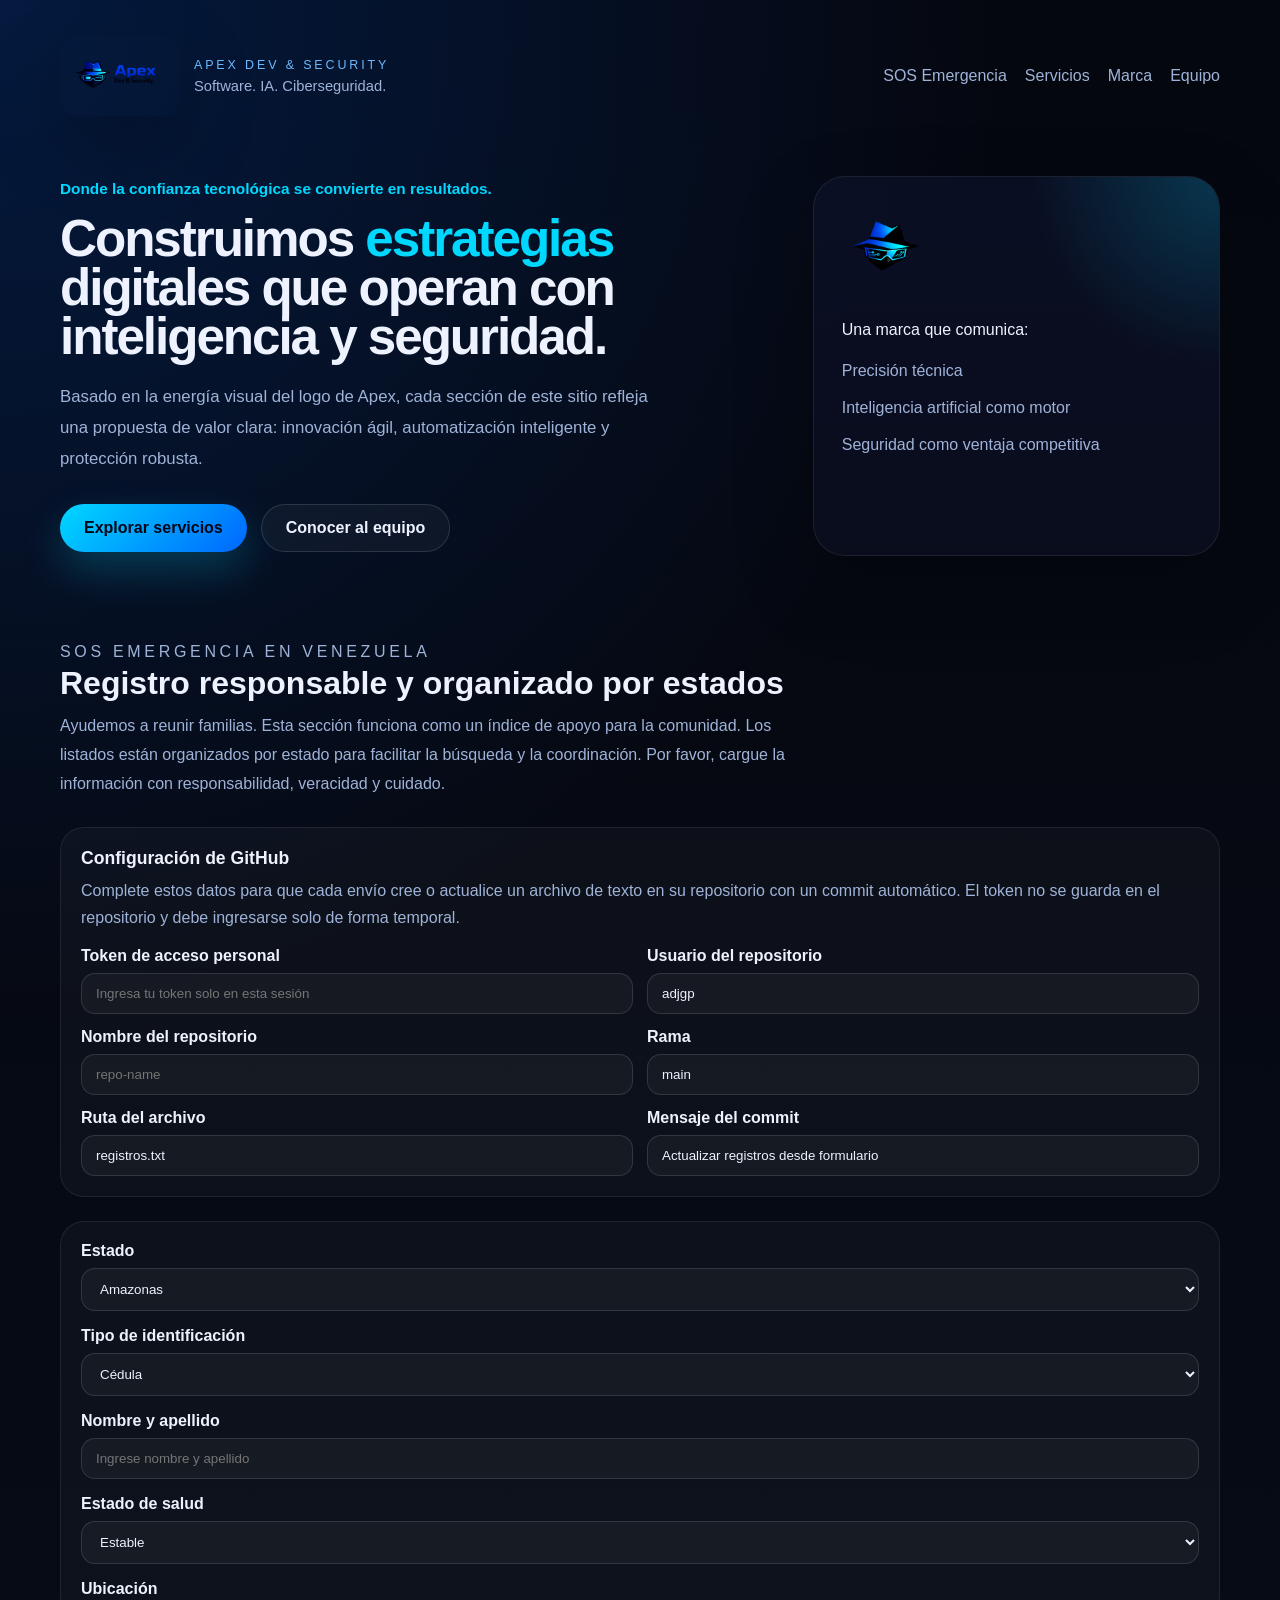
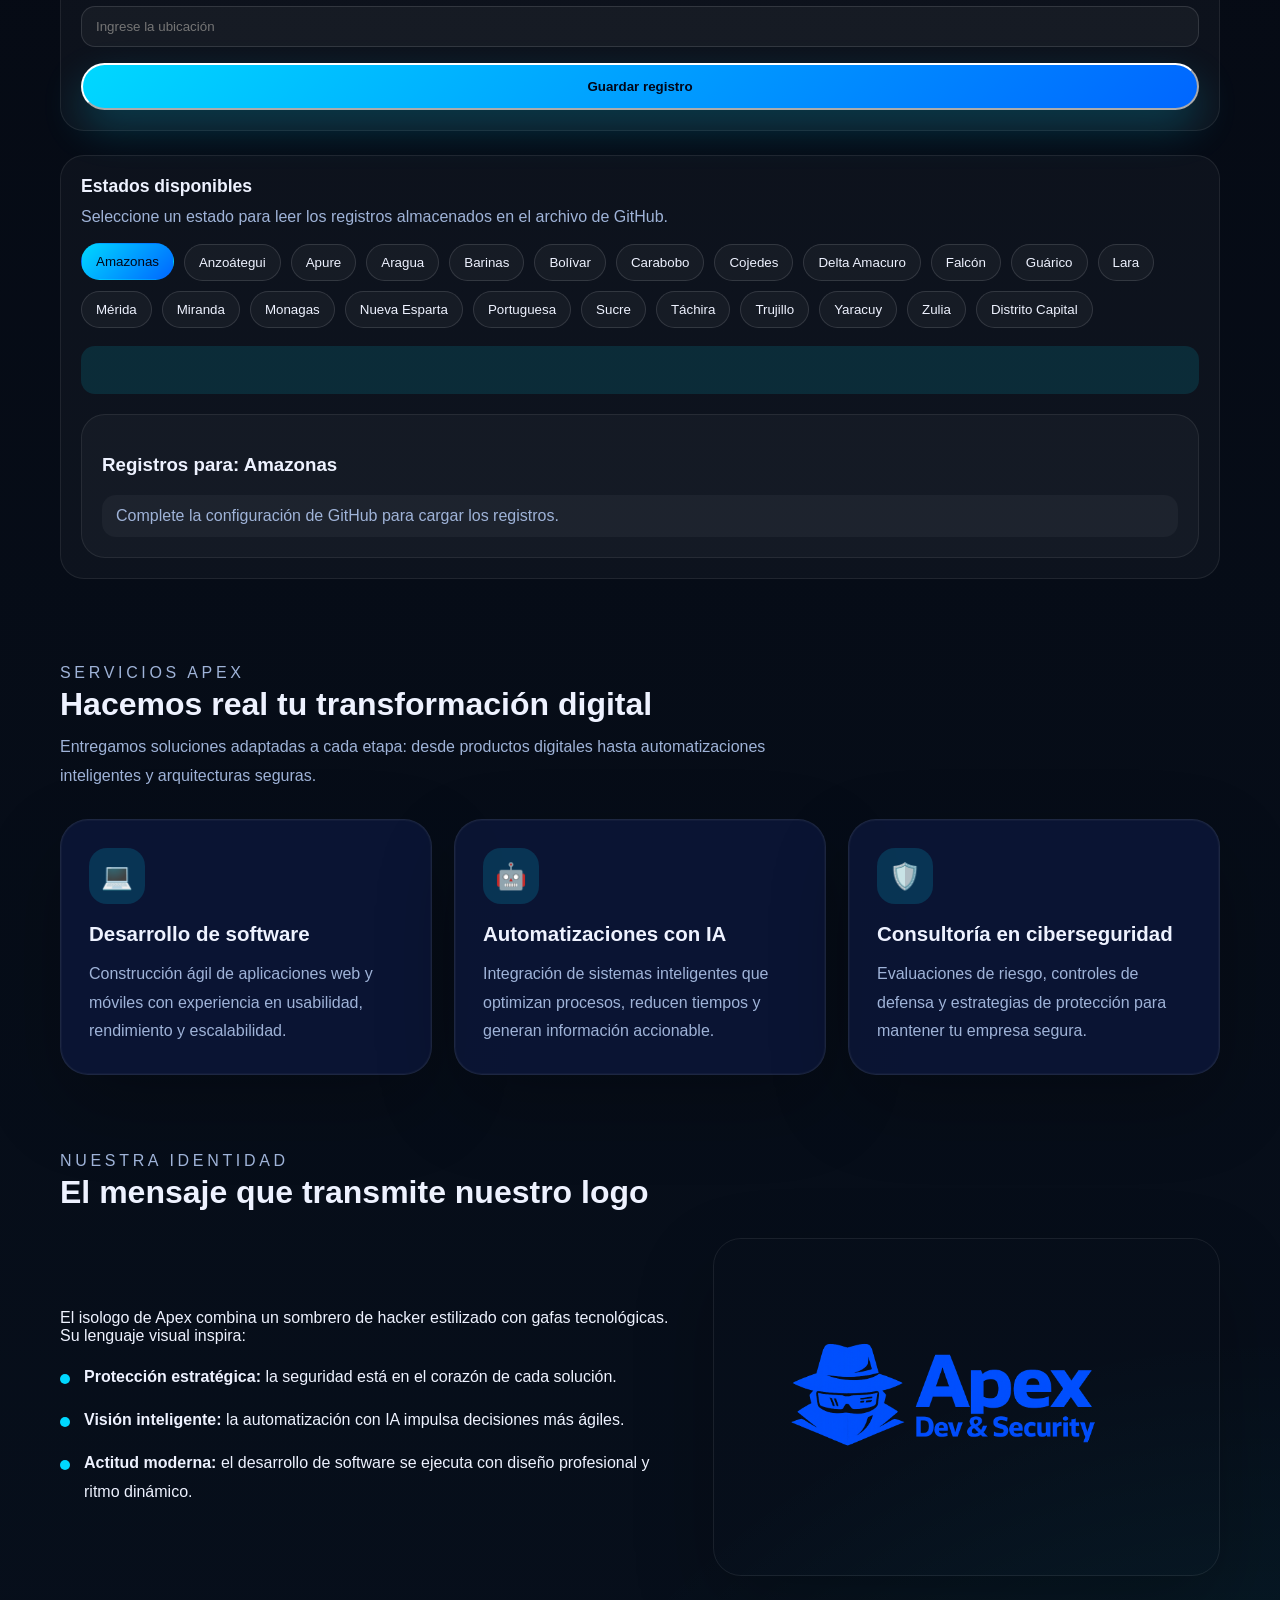
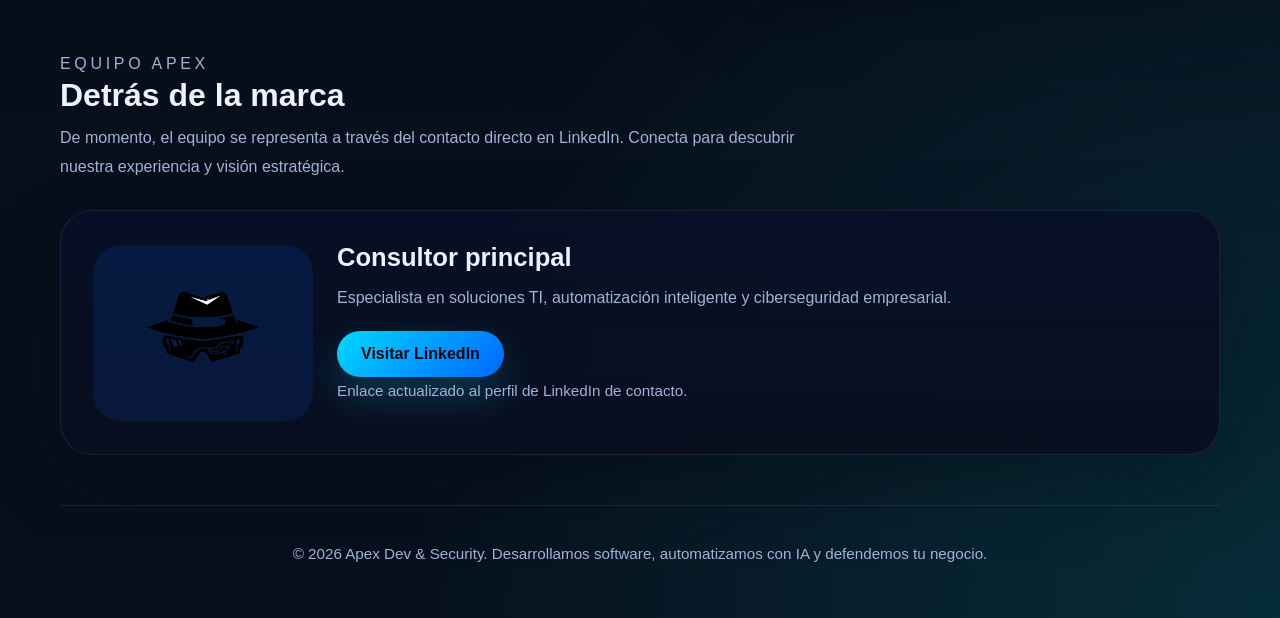
<file: index.html>
<!DOCTYPE html>
<html lang="es">
<head>
  <meta charset="UTF-8" />
  <meta name="viewport" content="width=device-width, initial-scale=1.0" />
  <meta name="description" content="Apex Dev & Security: servicios de desarrollo de software, automatizaciones con IA y consultoría en ciberseguridad." />
  <title>Apex Dev & Security</title>
  <link rel="icon" type="image/png" href="isotipo_color.png" />
  <link rel="stylesheet" href="styles.css" />
</head>
<body>
  <div class="page-shell">
    <header class="topbar">
      <div class="brand">
        <img src="logotipo_completo_color.png" alt="Apex Dev & Security" class="brand-logo" />
        <div>
          <p class="eyebrow">Apex Dev & Security</p>
          <p class="micro">Software. IA. Ciberseguridad.</p>
        </div>
      </div>
      <nav class="nav-links">
        <a href="#registro">SOS Emergencia</a>
        <a href="#servicios">Servicios</a>
        <a href="#marca">Marca</a>
        <a href="#equipo">Equipo</a>
      </nav>
    </header>

    <main>
      <section class="hero" id="inicio">
        <div class="hero-copy">
          <p class="hero-pretitle">Donde la confianza tecnológica se convierte en resultados.</p>
          <h1>Construimos <span id="dynamic-term">estrategias</span> digitales que operan con inteligencia y seguridad.</h1>
          <p class="hero-text">
            Basado en la energía visual del logo de Apex, cada sección de este sitio refleja una propuesta de valor clara:
            innovación ágil, automatización inteligente y protección robusta.
          </p>
          <div class="hero-actions">
            <a class="button primary" href="#servicios">Explorar servicios</a>
            <a class="button secondary" href="#equipo">Conocer al equipo</a>
          </div>
        </div>
        <div class="hero-visual">
          <div class="hero-card">
            <img src="isotipo_color.png" alt="Isotipo Apex" class="hero-logo" />
            <div class="hero-card-copy">
              <p>Una marca que comunica:</p>
              <ul>
                <li>Precisión técnica</li>
                <li>Inteligencia artificial como motor</li>
                <li>Seguridad como ventaja competitiva</li>
              </ul>
            </div>
          </div>
        </div>
      </section>

      <section class="registro-section" id="registro">
        <div class="section-heading">
          <p class="eyebrow">SOS emergencia en Venezuela</p>
          <h2>Registro responsable y organizado por estados</h2>
          <p>Ayudemos a reunir familias. Esta sección funciona como un índice de apoyo para la comunidad. Los listados están organizados por estado para facilitar la búsqueda y la coordinación. Por favor, cargue la información con responsabilidad, veracidad y cuidado.</p>
        </div>

        <div class="github-config-card">
          <h3>Configuración de GitHub</h3>
          <p>Complete estos datos para que cada envío cree o actualice un archivo de texto en su repositorio con un commit automático. El token no se guarda en el repositorio y debe ingresarse solo de forma temporal.</p>
          <div class="config-grid">
            <label>
              Token de acceso personal
              <input type="password" id="github-token" placeholder="Ingresa tu token solo en esta sesión" />
            </label>
            <label>
              Usuario del repositorio
              <input type="text" id="github-owner" value="adjgp" />
            </label>
            <label>
              Nombre del repositorio
              <input type="text" id="github-repo" placeholder="repo-name" />
            </label>
            <label>
              Rama
              <input type="text" id="github-branch" value="main" />
            </label>
            <label>
              Ruta del archivo
              <input type="text" id="github-file" value="registros.txt" />
            </label>
            <label>
              Mensaje del commit
              <input type="text" id="github-message" value="Actualizar registros desde formulario" />
            </label>
          </div>
        </div>

        <div class="registro-form-card">
          <form class="registro-form" id="registro-form-main">
            <label>
              Estado
              <select id="form-estado" name="estado" required></select>
            </label>
            <label>
              Tipo de identificación
              <select name="tipo" required>
                <option value="cedula">Cédula</option>
                <option value="menor">Menor de edad</option>
                <option value="sin-identificacion">Sin identificación</option>
              </select>
            </label>
            <label class="field-cedula">
              Cédula
              <input type="text" name="cedula" placeholder="Ej. V-12345678" />
            </label>
            <label>
              Nombre y apellido
              <input type="text" name="nombre" placeholder="Ingrese nombre y apellido" required />
            </label>
            <label>
              Estado de salud
              <select name="salud" required>
                <option value="Estable">Estable</option>
                <option value="Observación">Observación</option>
                <option value="Urgente">Urgente</option>
              </select>
            </label>
            <label>
              Ubicación
              <input type="text" name="ubicacion" placeholder="Ingrese la ubicación" required />
            </label>
            <button class="button primary" type="submit">Guardar registro</button>
          </form>
        </div>

        <div class="state-list-card">
          <div class="state-list-heading">
            <h3>Estados disponibles</h3>
            <p>Seleccione un estado para leer los registros almacenados en el archivo de GitHub.</p>
          </div>
          <div id="estado-tabs" class="state-tabs" role="tablist" aria-label="Estados de Venezuela"></div>
          <div id="registro-feedback" class="registro-feedback" role="status" aria-live="polite"></div>
          <div class="registro-resumen">
            <h3 id="estado-actual-label">Registros para: Amazonas</h3>
            <ul id="registro-entries" class="registro-entries"></ul>
          </div>
        </div>
      </section>

      <section class="services" id="servicios">
        <div class="section-heading">
          <p class="eyebrow">Servicios Apex</p>
          <h2>Hacemos real tu transformación digital</h2>
          <p>Entregamos soluciones adaptadas a cada etapa: desde productos digitales hasta automatizaciones inteligentes y arquitecturas seguras.</p>
        </div>
        <div class="cards-grid">
          <article class="card">
            <div class="card-icon">💻</div>
            <h3>Desarrollo de software</h3>
            <p>Construcción ágil de aplicaciones web y móviles con experiencia en usabilidad, rendimiento y escalabilidad.</p>
          </article>
          <article class="card">
            <div class="card-icon">🤖</div>
            <h3>Automatizaciones con IA</h3>
            <p>Integración de sistemas inteligentes que optimizan procesos, reducen tiempos y generan información accionable.</p>
          </article>
          <article class="card">
            <div class="card-icon">🛡️</div>
            <h3>Consultoría en ciberseguridad</h3>
            <p>Evaluaciones de riesgo, controles de defensa y estrategias de protección para mantener tu empresa segura.</p>
          </article>
        </div>
      </section>

      <section class="brand-story" id="marca">
        <div class="section-heading">
          <p class="eyebrow">Nuestra identidad</p>
          <h2>El mensaje que transmite nuestro logo</h2>
        </div>
        <div class="brand-grid">
          <div class="brand-copy">
            <p>El isologo de Apex combina un sombrero de hacker estilizado con gafas tecnológicas. Su lenguaje visual inspira:</p>
            <ul>
              <li><strong>Protección estratégica:</strong> la seguridad está en el corazón de cada solución.</li>
              <li><strong>Visión inteligente:</strong> la automatización con IA impulsa decisiones más ágiles.</li>
              <li><strong>Actitud moderna:</strong> el desarrollo de software se ejecuta con diseño profesional y ritmo dinámico.</li>
            </ul>
          </div>
          <div class="brand-image">
            <img src="logotipo_monocromatico.png" alt="Apex Dev & Security monocromático" />
          </div>
        </div>
      </section>

      <section class="team" id="equipo">
        <div class="section-heading">
          <p class="eyebrow">Equipo Apex</p>
          <h2>Detrás de la marca</h2>
          <p>De momento, el equipo se representa a través del contacto directo en LinkedIn. Conecta para descubrir nuestra experiencia y visión estratégica.</p>
        </div>
        <div class="team-card">
          <div class="team-avatar">
            <img src="isotipo_bn.png" alt="Avatar del equipo Apex" />
          </div>
          <div class="team-info">
            <h3>Consultor principal</h3>
            <p>Especialista en soluciones TI, automatización inteligente y ciberseguridad empresarial.</p>
            <a class="button primary" href="https://www.linkedin.com/in/adjgp/" target="_blank" rel="noreferrer noopener">Visitar LinkedIn</a>
            <p class="note">Enlace actualizado al perfil de LinkedIn de contacto.</p>
          </div>
        </div>
      </section>
    </main>

    <footer class="footer">
      <p>© 2026 Apex Dev & Security. Desarrollamos software, automatizamos con IA y defendemos tu negocio.</p>
    </footer>
  </div>

  <script src="config.js"></script>
  <script src="script.js"></script>
</body>
</html>
</file>
<file: styles.css>
:root {
  color-scheme: dark;
  --bg: #060812;
  --surface: rgba(12, 20, 47, 0.96);
  --surface-soft: rgba(8, 13, 34, 0.8);
  --text: #eef2ff;
  --muted: #9fb3d8;
  --primary: #00d8ff;
  --primary-strong: #0066ff;
  --accent: #70d4ff;
  --card: rgba(12, 22, 55, 0.88);
  --border: rgba(255, 255, 255, 0.08);
  --shadow: 0 30px 80px rgba(0, 0, 0, 0.24);
}

* {
  box-sizing: border-box;
}

html, body {
  margin: 0;
  min-height: 100%;
  scroll-behavior: smooth;
}

body {
  font-family: 'Inter', sans-serif;
  background: radial-gradient(circle at top left, rgba(0, 102, 255, 0.20), transparent 25%),
              radial-gradient(circle at bottom right, rgba(0, 255, 255, 0.12), transparent 22%),
              linear-gradient(180deg, #05070f 0%, #07101d 100%);
  color: var(--text);
}

.page-shell {
  max-width: 1200px;
  margin: 0 auto;
  padding: 24px 20px 40px;
}

.topbar {
  display: flex;
  align-items: center;
  justify-content: space-between;
  gap: 16px;
  padding: 12px 0 28px;
}

.brand {
  display: flex;
  align-items: center;
  gap: 14px;
}

.brand-logo {
  width: 120px;
  max-width: 100%;
  border-radius: 18px;
  box-shadow: var(--shadow);
}

.eyebrow {
  text-transform: uppercase;
  letter-spacing: 0.23em;
  color: #6cb9ff;
  font-size: 0.78rem;
  margin: 0 0 6px;
}

.micro {
  margin: 0;
  color: var(--muted);
  font-size: 0.92rem;
}

.nav-links {
  display: flex;
  gap: 18px;
  flex-wrap: wrap;
}

.nav-links a {
  color: var(--muted);
  text-decoration: none;
  font-weight: 500;
}

.nav-links a:hover {
  color: var(--text);
}

.hero {
  display: grid;
  grid-template-columns: minmax(0, 1.4fr) minmax(280px, 0.8fr);
  gap: 40px;
  align-items: center;
  padding: 32px 0 48px;
}

.hero-copy {
  max-width: 680px;
}

.hero-pretitle {
  margin: 0 0 16px;
  color: var(--primary);
  font-size: 0.96rem;
  font-weight: 700;
}

.hero h1 {
  margin: 0 0 20px;
  font-size: clamp(3rem, 4vw, 4.35rem);
  line-height: 0.96;
  letter-spacing: -0.04em;
}

.hero h1 span {
  color: var(--primary);
}

.hero-text {
  margin: 0 0 30px;
  max-width: 620px;
  color: var(--muted);
  font-size: 1.05rem;
  line-height: 1.85;
}

.hero-actions {
  display: flex;
  flex-wrap: wrap;
  gap: 14px;
}

.button {
  display: inline-flex;
  align-items: center;
  justify-content: center;
  padding: 14px 24px;
  border-radius: 999px;
  font-weight: 700;
  text-decoration: none;
  transition: transform 0.22s ease, box-shadow 0.22s ease, background 0.22s ease;
}

.button:hover {
  transform: translateY(-2px);
}

.primary {
  background: linear-gradient(135deg, var(--primary), var(--primary-strong));
  color: #020617;
  box-shadow: 0 18px 40px rgba(0, 214, 255, 0.22);
}

.secondary {
  border: 1px solid rgba(255, 255, 255, 0.12);
  color: var(--text);
  background: rgba(255, 255, 255, 0.04);
}

.hero-visual {
  position: relative;
}

.hero-card {
  position: relative;
  min-height: 380px;
  padding: 28px;
  border-radius: 32px;
  border: 1px solid var(--border);
  background: linear-gradient(180deg, rgba(11, 16, 38, 0.88), rgba(10, 13, 29, 0.96));
  box-shadow: var(--shadow);
  overflow: hidden;
}

.hero-card::before {
  content: '';
  position: absolute;
  inset: 0;
  background: radial-gradient(circle at top right, rgba(0, 216, 255, 0.2), transparent 34%);
  pointer-events: none;
}

.hero-logo {
  width: 90px;
  margin-bottom: 22px;
}

.hero-card-copy {
  position: relative;
  z-index: 1;
}

.hero-card-copy p {
  margin: 0 0 18px;
  color: var(--text);
  font-size: 1rem;
}

.hero-card-copy ul {
  list-style: none;
  padding: 0;
  margin: 0;
}

.hero-card-copy li {
  margin-bottom: 10px;
  color: var(--muted);
  line-height: 1.7;
}

.section-heading {
  max-width: 760px;
  margin-bottom: 28px;
}

.section-heading h2 {
  margin: 0 0 12px;
  font-size: clamp(2rem, 2.5vw, 2.9rem);
  line-height: 1.05;
}

.section-heading p {
  margin: 0;
  color: var(--muted);
  font-size: 1rem;
  line-height: 1.8;
}

.services {
  padding: 32px 0;
}

.cards-grid {
  display: grid;
  grid-template-columns: repeat(3, minmax(0, 1fr));
  gap: 22px;
}

.card {
  padding: 28px;
  border-radius: 28px;
  background: var(--card);
  border: 1px solid var(--border);
  box-shadow: inset 0 0 0 1px rgba(255,255,255,0.03), var(--shadow);
  transition: transform 0.24s ease, border-color 0.24s ease;
}

.card:hover {
  transform: translateY(-6px);
  border-color: rgba(0, 216, 255, 0.35);
}

.card-icon {
  width: 56px;
  height: 56px;
  display: grid;
  place-items: center;
  font-size: 1.6rem;
  margin-bottom: 18px;
  border-radius: 18px;
  background: rgba(0, 216, 255, 0.16);
  color: var(--primary);
}

.card h3 {
  margin: 0 0 14px;
  font-size: 1.28rem;
}

.card p {
  margin: 0;
  color: var(--muted);
  line-height: 1.8;
}

.brand-story {
  padding: 40px 0;
}

.brand-grid {
  display: grid;
  grid-template-columns: 1.1fr 0.9fr;
  gap: 34px;
  align-items: center;
}

.brand-copy ul {
  list-style: none;
  padding: 0;
  margin: 18px 0 0;
}

.brand-copy li {
  position: relative;
  padding-left: 24px;
  margin-bottom: 14px;
  line-height: 1.8;
}

.brand-copy li::before {
  content: '';
  position: absolute;
  left: 0;
  top: 0.7em;
  width: 10px;
  height: 10px;
  border-radius: 50%;
  background: var(--primary);
}

.brand-image img {
  width: 100%;
  display: block;
  border-radius: 28px;
  border: 1px solid var(--border);
  box-shadow: var(--shadow);
}

.team {
  padding: 34px 0 10px;
}

.team-card {
  display: grid;
  grid-template-columns: 220px minmax(0, 1fr);
  gap: 24px;
  align-items: center;
  padding: 32px;
  border-radius: 32px;
  background: linear-gradient(180deg, rgba(7, 16, 39, 0.94), rgba(9, 15, 31, 0.96));
  border: 1px solid var(--border);
  box-shadow: var(--shadow);
}

.team-avatar {
  display: grid;
  place-items: center;
  padding: 18px;
  border-radius: 28px;
  background: rgba(0, 102, 255, 0.12);
}

.team-avatar img {
  width: 140px;
  height: 140px;
  object-fit: contain;
}

.team-info h3 {
  margin: 0 0 12px;
  font-size: 1.6rem;
}

.team-info p {
  margin: 0 0 18px;
  color: var(--muted);
  line-height: 1.8;
}

.note {
  margin-top: 16px;
  color: rgba(159, 179, 216, 0.72);
  font-size: 0.95rem;
}

.footer {
  border-top: 1px solid rgba(255,255,255,0.08);
  margin-top: 40px;
  padding-top: 24px;
  text-align: center;
  color: var(--muted);
  font-size: 0.95rem;
}

.registro-section {
  padding: 34px 0 24px;
}

.github-config-card,
.registro-form-card,
.state-list-card {
  margin-bottom: 24px;
  padding: 20px;
  border-radius: 24px;
  background: rgba(255,255,255,0.03);
  border: 1px solid var(--border);
}

.github-config-card h3 {
  margin: 0 0 8px;
  font-size: 1.1rem;
}

.github-config-card p {
  margin: 0 0 16px;
  color: var(--muted);
  line-height: 1.7;
}

.config-grid {
  display: grid;
  grid-template-columns: repeat(2, minmax(0, 1fr));
  gap: 14px;
}

.config-grid label {
  display: grid;
  gap: 8px;
  color: var(--text);
  font-weight: 600;
}

.config-grid input {
  width: 100%;
  padding: 12px 14px;
  border: 1px solid rgba(255,255,255,0.12);
  border-radius: 14px;
  background: rgba(255,255,255,0.04);
  color: var(--text);
}

.state-list-heading {
  margin-bottom: 14px;
}

.state-list-heading h3 {
  margin: 0 0 6px;
  font-size: 1.1rem;
}

.state-list-heading p {
  margin: 0;
  color: var(--muted);
  line-height: 1.7;
}

.state-tabs {
  display: flex;
  flex-wrap: wrap;
  gap: 10px;
  margin-bottom: 18px;
}

.tab-button {
  border: 1px solid rgba(255,255,255,0.12);
  background: rgba(255,255,255,0.04);
  color: var(--text);
  padding: 10px 14px;
  border-radius: 999px;
  cursor: pointer;
  transition: background 0.2s ease, border-color 0.2s ease, transform 0.2s ease;
}

.tab-button:hover,
.tab-button.active {
  background: linear-gradient(135deg, var(--primary), var(--primary-strong));
  color: #020617;
  border-color: transparent;
  transform: translateY(-1px);
}

.state-panels {
  display: grid;
}

.state-panel {
  display: none;
  padding: 24px;
  border: 1px solid var(--border);
  border-radius: 24px;
  background: var(--card);
  box-shadow: var(--shadow);
}

.state-panel.active {
  display: block;
}

.registro-form {
  display: grid;
  gap: 16px;
}

.registro-form label {
  display: grid;
  gap: 8px;
  color: var(--text);
  font-weight: 600;
}

.registro-form input,
.registro-form select,
.registro-form textarea {
  width: 100%;
  padding: 12px 14px;
  border: 1px solid rgba(255,255,255,0.12);
  border-radius: 14px;
  background: rgba(255,255,255,0.04);
  color: var(--text);
}

.registro-form input:focus,
.registro-form select:focus,
.registro-form textarea:focus {
  outline: 2px solid rgba(0, 216, 255, 0.35);
  border-color: var(--primary);
}

.registro-form .field-cedula {
  display: none;
}

.registro-form.is-cedula .field-cedula {
  display: grid;
}

.registro-feedback {
  margin-top: 16px;
  padding: 12px 14px;
  border-radius: 14px;
  background: rgba(0, 216, 255, 0.12);
  color: var(--text);
  min-height: 48px;
}

.registro-resumen {
  margin-top: 20px;
  padding: 20px;
  border-radius: 24px;
  background: rgba(255,255,255,0.03);
  border: 1px solid var(--border);
}

.registro-entries {
  list-style: none;
  padding: 0;
  margin: 12px 0 0;
  display: grid;
  gap: 10px;
}

.registro-entries li {
  padding: 12px 14px;
  border-radius: 14px;
  background: rgba(255,255,255,0.04);
  color: var(--muted);
}

@media (max-width: 960px) {
  .hero, .brand-grid, .team-card {
    grid-template-columns: 1fr;
  }

  .cards-grid {
    grid-template-columns: 1fr;
  }
}

@media (max-width: 680px) {
  .page-shell {
    padding: 20px 16px 30px;
  }

  .topbar {
    flex-direction: column;
    align-items: flex-start;
  }

  .hero {
    gap: 22px;
  }
}
</file>
